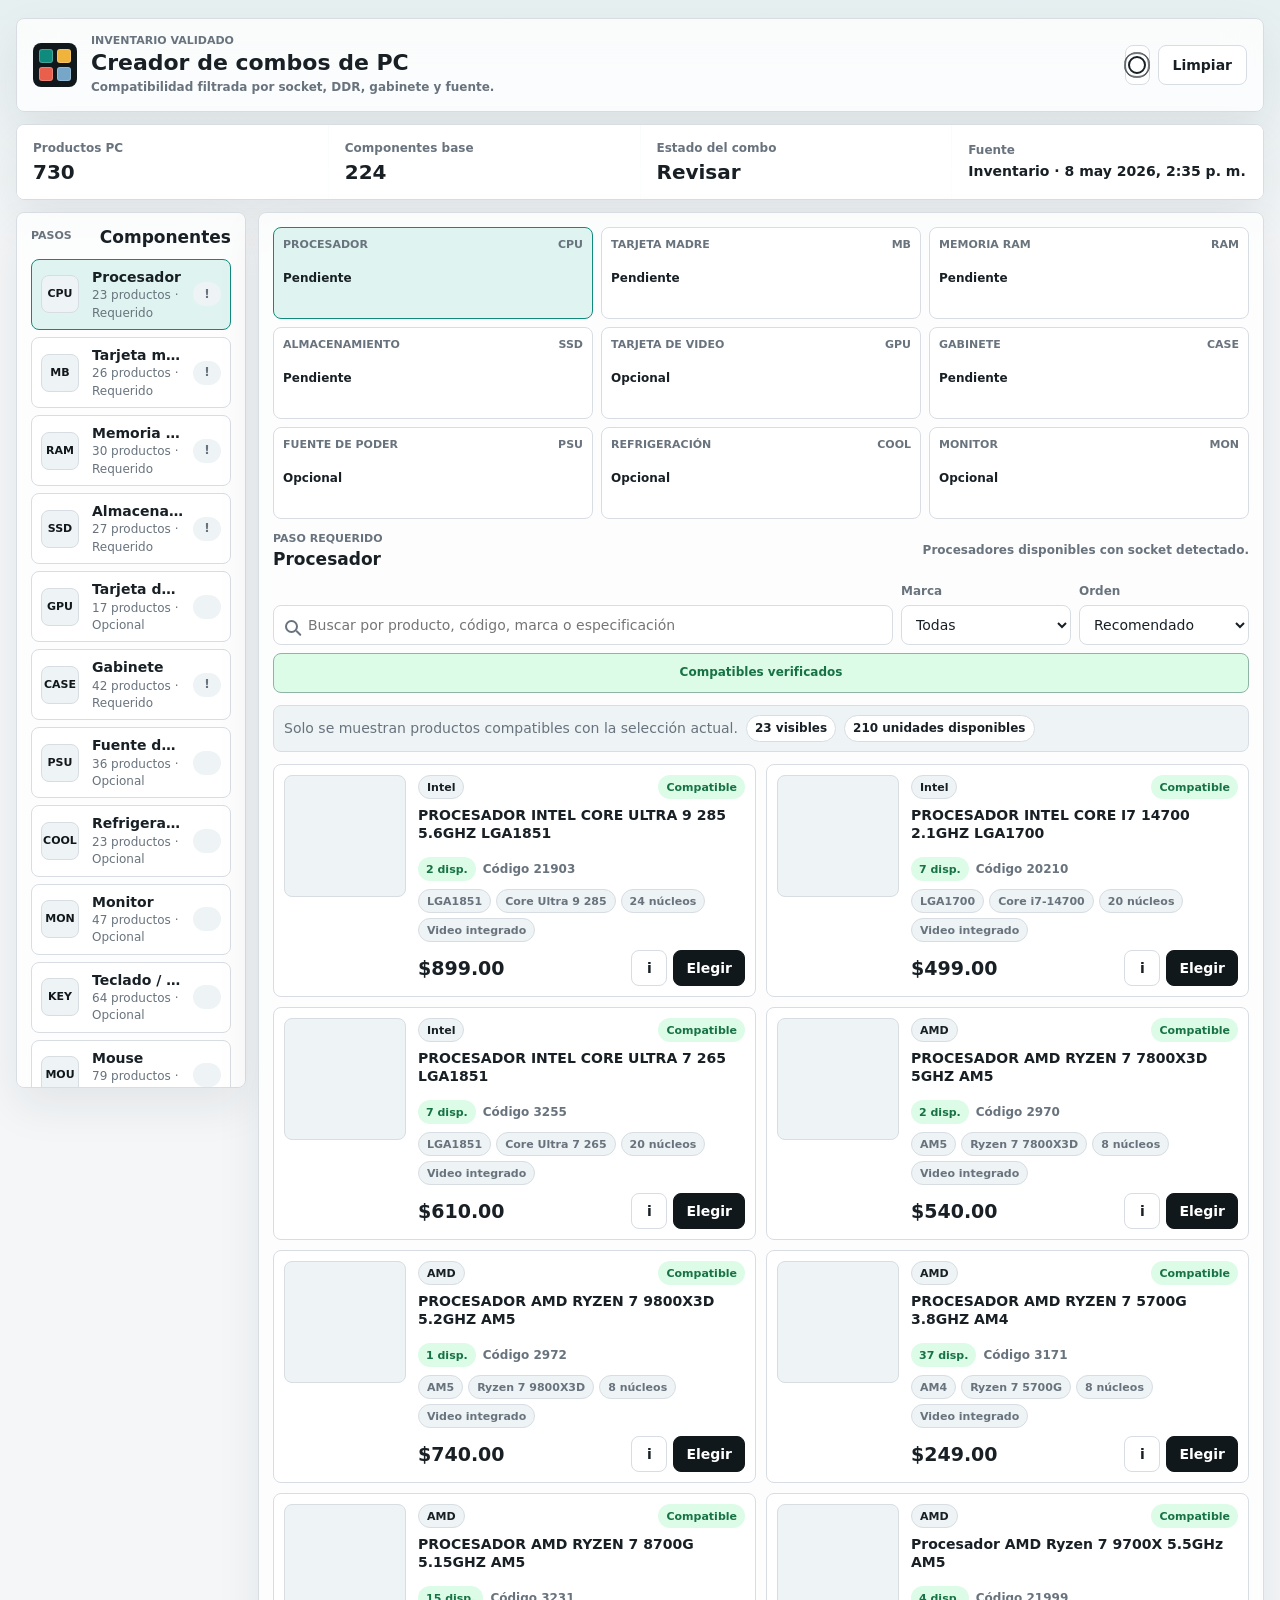
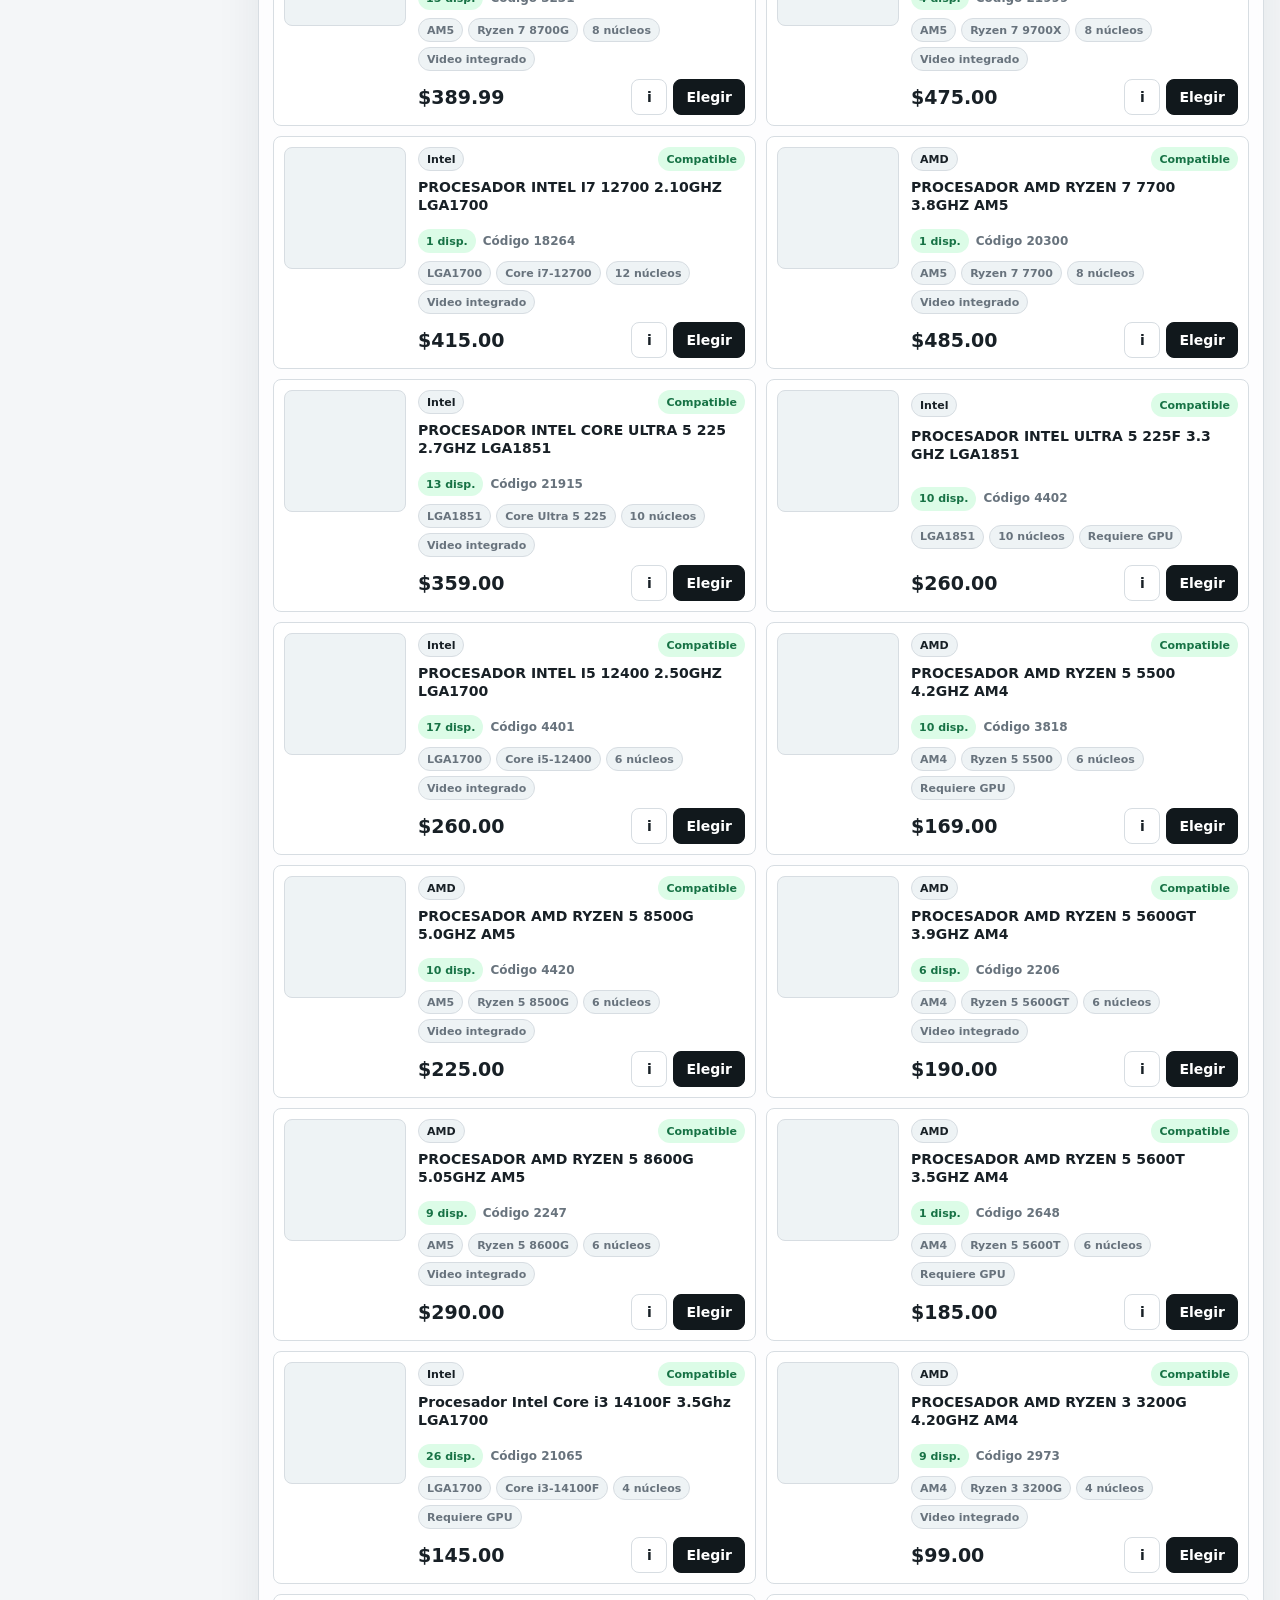
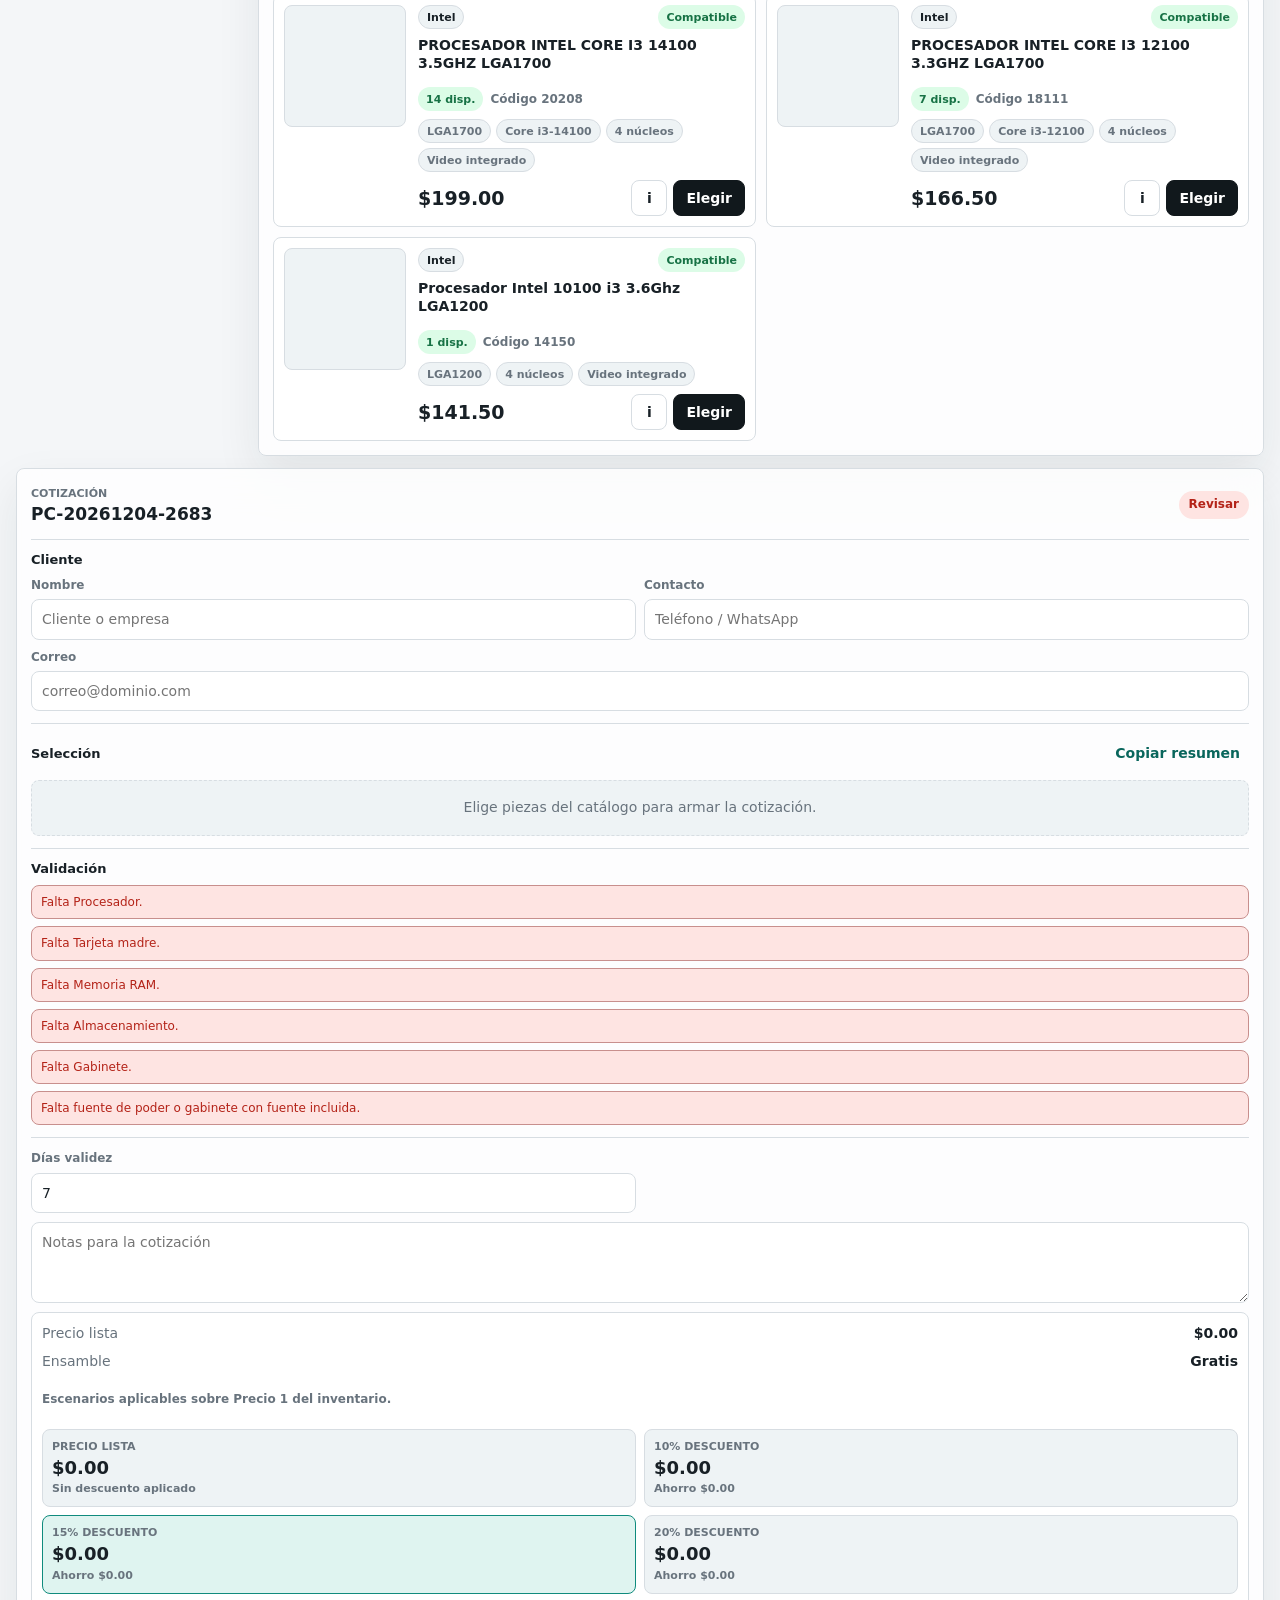
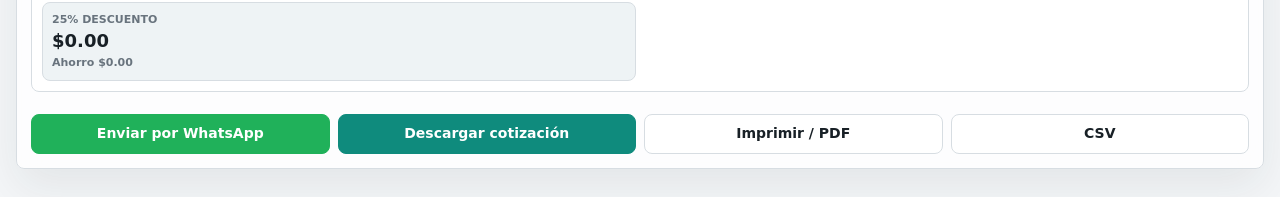
<file: CreadorCombosPC/index.html>
<!doctype html>
<html lang="es">
<head>
  <meta charset="utf-8">
  <meta name="viewport" content="width=device-width, initial-scale=1">
  <title>Creador de Combos PC</title>
  <link rel="stylesheet" href="styles.css">
</head>
<body>
  <div class="app-shell">
    <header class="topbar">
      <div class="brand-lockup">
        <div class="brand-mark" aria-hidden="true">
          <span></span>
          <span></span>
          <span></span>
          <span></span>
        </div>
        <div>
          <p class="eyebrow">Inventario validado</p>
          <h1>Creador de combos de PC</h1>
          <p class="header-subtitle">Compatibilidad filtrada por socket, DDR, gabinete y fuente.</p>
        </div>
      </div>
      <div class="top-actions">
        <button class="icon-button" id="themeToggle" type="button" title="Cambiar tema" aria-label="Cambiar tema">
          <span class="icon-sun" aria-hidden="true"></span>
        </button>
        <button class="utility-button" id="resetBuilder" type="button">Limpiar</button>
      </div>
    </header>

    <section class="command-strip" aria-label="Resumen del inventario">
      <div class="metric">
        <span class="metric-label">Productos PC</span>
        <strong id="catalogCount">0</strong>
      </div>
      <div class="metric">
        <span class="metric-label">Componentes base</span>
        <strong id="coreCount">0</strong>
      </div>
      <div class="metric">
        <span class="metric-label">Estado del combo</span>
        <strong id="buildStatus">Sin iniciar</strong>
      </div>
      <div class="metric metric-wide">
        <span class="metric-label">Fuente</span>
        <strong id="sourceLabel">Inventario actual</strong>
      </div>
    </section>

    <main class="workspace">
      <aside class="left-panel" aria-label="Categorías y presets">
        <div class="panel-heading">
          <p class="eyebrow">Pasos</p>
          <h2>Componentes</h2>
        </div>
        <nav class="category-rail" id="categoryRail" aria-label="Categorías de productos"></nav>

        <section class="preset-panel">
          <div class="panel-heading">
            <p class="eyebrow">Armado rápido</p>
            <h2>Presets</h2>
          </div>
          <div class="preset-list">
            <button type="button" class="preset-button" data-preset="office">
              <span>Oficina completa</span>
              <small>Productividad, video integrado y periféricos</small>
            </button>
            <button type="button" class="preset-button" data-preset="gaming">
              <span>Gaming 1080p</span>
              <small>AM5, RTX, NVMe y monitor rápido</small>
            </button>
            <button type="button" class="preset-button" data-preset="creator">
              <span>Creator / Pro</span>
              <small>CPU alto rendimiento, GPU fuerte y 2TB</small>
            </button>
          </div>
        </section>
      </aside>

      <section class="catalog-panel" aria-label="Catálogo de productos">
        <section class="build-overview" id="buildOverview" aria-label="Resumen visual del armado"></section>

        <div class="catalog-header">
          <div>
            <p class="eyebrow" id="activeCategoryMeta">Catálogo</p>
            <h2 id="activeCategoryTitle">Productos</h2>
          </div>
          <div class="category-progress" id="categoryProgress" aria-live="polite"></div>
        </div>

        <div class="toolbar">
          <label class="search-field">
            <span aria-hidden="true"></span>
            <input id="searchInput" type="search" autocomplete="off" placeholder="Buscar por producto, código, marca o especificación">
          </label>
          <label class="select-field">
            <span>Marca</span>
            <select id="brandFilter"></select>
          </label>
          <label class="select-field">
            <span>Orden</span>
            <select id="sortFilter">
              <option value="recommended">Recomendado</option>
              <option value="priceAsc">Precio menor</option>
              <option value="priceDesc">Precio mayor</option>
              <option value="stockDesc">Más stock</option>
              <option value="nameAsc">Nombre A-Z</option>
            </select>
          </label>
          <div class="locked-compatibility" title="El catálogo oculta automáticamente piezas no compatibles con la selección actual.">
            Compatibles verificados
          </div>
        </div>

        <div class="insight-bar" id="insightBar"></div>
        <div class="product-grid" id="productGrid" aria-live="polite"></div>
      </section>

      <aside class="quote-panel" aria-label="Cotización y validación">
        <div class="quote-header">
          <div>
            <p class="eyebrow">Cotización</p>
            <h2 id="quoteId">PC-0000</h2>
          </div>
          <div class="health-pill" id="healthPill">Pendiente</div>
        </div>

        <section class="quote-section">
          <h3>Cliente</h3>
          <div class="form-grid">
            <label>
              <span>Nombre</span>
              <input id="clientName" type="text" autocomplete="name" placeholder="Cliente o empresa">
            </label>
            <label>
              <span>Contacto</span>
              <input id="clientContact" type="text" autocomplete="tel" placeholder="Teléfono / WhatsApp">
            </label>
          </div>
          <label>
            <span>Correo</span>
            <input id="clientEmail" type="email" autocomplete="email" placeholder="correo@dominio.com">
          </label>
        </section>

        <section class="quote-section">
          <div class="section-row">
            <h3>Selección</h3>
            <button type="button" class="text-button" id="copySummary">Copiar resumen</button>
          </div>
          <div class="selection-list" id="selectionList"></div>
        </section>

        <section class="quote-section">
          <h3>Validación</h3>
          <div class="diagnostic-list" id="diagnosticList"></div>
        </section>

        <section class="quote-section totals-section">
          <div class="pricing-controls client-controls">
            <label>
              <span>Días validez</span>
              <input id="validDays" type="number" min="1" max="30" step="1" value="7">
            </label>
          </div>
          <textarea id="quoteNotes" rows="3" placeholder="Notas para la cotización"></textarea>
          <div class="total-box" id="totalBox"></div>
        </section>

        <div class="quote-actions">
          <button type="button" class="whatsapp-button" id="sendWhatsapp">Enviar por WhatsApp</button>
          <button type="button" class="primary-button" id="downloadQuote">Descargar cotización</button>
          <button type="button" class="secondary-button" id="printQuote">Imprimir / PDF</button>
          <button type="button" class="secondary-button" id="downloadCsv">CSV</button>
        </div>
      </aside>
    </main>
  </div>

  <dialog id="productDialog" class="product-dialog">
    <button class="dialog-close" type="button" id="closeDialog" aria-label="Cerrar">×</button>
    <div id="dialogBody"></div>
  </dialog>

  <script src="products-data.js"></script>
  <script src="app.js"></script>
</body>
</html>
</file>
<file: CreadorCombosPC/styles.css>
:root {
  color-scheme: light;
  --bg: #f4f6f8;
  --surface: #ffffff;
  --surface-2: #eef3f5;
  --surface-3: #e3eaed;
  --text: #182026;
  --muted: #68737d;
  --border: #d7dde2;
  --border-strong: #bac5cc;
  --accent: #0f8b7d;
  --accent-strong: #09665c;
  --accent-soft: #dff4f0;
  --warning: #b7791f;
  --warning-soft: #fff4d8;
  --danger: #b42318;
  --danger-soft: #fee4e2;
  --ok: #177245;
  --ok-soft: #dcfce7;
  --info: #255e9c;
  --info-soft: #dbeafe;
  --ink: #11181c;
  --shadow: 0 18px 45px rgba(24, 32, 38, 0.08);
  --radius: 8px;
  --focus: 0 0 0 3px rgba(15, 139, 125, 0.22);
  font-family: Inter, ui-sans-serif, system-ui, -apple-system, BlinkMacSystemFont, "Segoe UI", sans-serif;
}

body.dark {
  color-scheme: dark;
  --bg: #101416;
  --surface: #171d20;
  --surface-2: #1f282c;
  --surface-3: #263239;
  --text: #eef2f3;
  --muted: #a9b4ba;
  --border: #2d3940;
  --border-strong: #46565f;
  --accent: #36c2ae;
  --accent-strong: #6ee7d8;
  --accent-soft: #133832;
  --warning: #f2b84b;
  --warning-soft: #3d2e10;
  --danger: #ff8a7d;
  --danger-soft: #3c1817;
  --ok: #72d69b;
  --ok-soft: #153422;
  --info: #8fc5ff;
  --info-soft: #172d45;
  --ink: #f7fafb;
  --shadow: 0 18px 45px rgba(0, 0, 0, 0.28);
}

* {
  box-sizing: border-box;
}

html {
  min-width: 320px;
  background: var(--bg);
}

body {
  margin: 0;
  color: var(--text);
  background:
    linear-gradient(180deg, rgba(15, 139, 125, 0.06), transparent 260px),
    var(--bg);
  font-size: 14px;
  line-height: 1.45;
  overflow-x: hidden;
}

button,
input,
select,
textarea {
  font: inherit;
}

button {
  cursor: pointer;
}

button:disabled {
  cursor: not-allowed;
  opacity: 0.58;
}

img {
  display: block;
  max-width: 100%;
}

.app-shell {
  width: min(1780px, calc(100% - 32px));
  margin: 0 auto;
  padding: 18px 0 28px;
}

.topbar,
.command-strip,
.workspace > aside,
.catalog-panel {
  border: 1px solid var(--border);
  background: rgba(255, 255, 255, 0.78);
  box-shadow: var(--shadow);
  backdrop-filter: blur(18px);
}

body.dark .topbar,
body.dark .command-strip,
body.dark .workspace > aside,
body.dark .catalog-panel {
  background: rgba(23, 29, 32, 0.84);
}

.topbar {
  min-height: 76px;
  border-radius: var(--radius);
  display: flex;
  align-items: center;
  justify-content: space-between;
  gap: 16px;
  padding: 14px 16px;
}

.brand-lockup {
  display: flex;
  align-items: center;
  gap: 14px;
  width: 100%;
  min-width: 0;
}

.brand-lockup > div:last-child {
  flex: 1 1 auto;
  min-width: 0;
}

.brand-mark {
  width: 44px;
  height: 44px;
  display: grid;
  grid-template-columns: repeat(2, 1fr);
  gap: 4px;
  padding: 6px;
  border-radius: var(--radius);
  background: var(--ink);
  flex: 0 0 auto;
}

.brand-mark span {
  border: 1px solid rgba(255, 255, 255, 0.22);
  border-radius: 3px;
  background: var(--accent);
}

.brand-mark span:nth-child(2) {
  background: #f0b43c;
}

.brand-mark span:nth-child(3) {
  background: #e85f4c;
}

.brand-mark span:nth-child(4) {
  background: #77a7c8;
}

.eyebrow {
  margin: 0 0 2px;
  color: var(--muted);
  text-transform: uppercase;
  font-size: 11px;
  font-weight: 800;
  letter-spacing: 0;
}

h1,
h2,
h3 {
  margin: 0;
  letter-spacing: 0;
}

h1 {
  font-size: 22px;
  line-height: 1.1;
  overflow-wrap: anywhere;
}

.header-subtitle {
  margin: 4px 0 0;
  color: var(--muted);
  font-size: 12px;
  font-weight: 720;
  white-space: normal;
  overflow-wrap: anywhere;
}

h2 {
  font-size: 17px;
  line-height: 1.2;
}

h3 {
  font-size: 13px;
  line-height: 1.2;
}

.top-actions {
  display: flex;
  align-items: center;
  gap: 8px;
  min-width: 0;
}

.icon-button,
.utility-button,
.primary-button,
.secondary-button,
.whatsapp-button,
.text-button,
.product-action,
.detail-button,
.qty-button,
.dialog-close {
  border-radius: var(--radius);
  border: 1px solid var(--border);
  color: var(--text);
  background: var(--surface);
  transition: border-color 140ms ease, background 140ms ease, transform 140ms ease;
}

.icon-button:hover,
.utility-button:hover,
.secondary-button:hover,
.text-button:hover,
.detail-button:hover,
.qty-button:hover {
  border-color: var(--border-strong);
  background: var(--surface-2);
}

.icon-button:focus-visible,
.utility-button:focus-visible,
.primary-button:focus-visible,
.secondary-button:focus-visible,
.whatsapp-button:focus-visible,
.text-button:focus-visible,
.product-action:focus-visible,
.detail-button:focus-visible,
.qty-button:focus-visible,
input:focus,
select:focus,
textarea:focus,
.category-button:focus-visible,
.preset-button:focus-visible,
.dialog-close:focus-visible {
  outline: none;
  box-shadow: var(--focus);
}

.icon-button {
  width: 40px;
  height: 40px;
  display: grid;
  place-items: center;
  padding: 0;
}

.icon-sun {
  width: 18px;
  height: 18px;
  border: 2px solid currentColor;
  border-radius: 50%;
  position: relative;
}

.icon-sun::before,
.icon-sun::after {
  content: "";
  position: absolute;
  inset: -6px;
  border-top: 2px solid currentColor;
  border-bottom: 2px solid currentColor;
  border-radius: 50%;
  opacity: 0.6;
}

.icon-sun::after {
  transform: rotate(90deg);
}

.utility-button,
.primary-button,
.secondary-button {
  min-height: 40px;
  padding: 0 14px;
  font-weight: 750;
}

.primary-button {
  border-color: var(--accent);
  color: white;
  background: var(--accent);
}

.primary-button:hover {
  border-color: var(--accent-strong);
  background: var(--accent-strong);
}

.secondary-button {
  background: var(--surface);
}

.whatsapp-button {
  min-height: 40px;
  padding: 0 14px;
  border-color: #20b15a;
  color: white;
  background: #20b15a;
  font-weight: 850;
}

.whatsapp-button:hover {
  border-color: #168a44;
  background: #168a44;
}

.text-button {
  padding: 6px 8px;
  color: var(--accent-strong);
  font-weight: 750;
  background: transparent;
  border-color: transparent;
}

.command-strip {
  border-radius: var(--radius);
  display: grid;
  grid-template-columns: repeat(4, minmax(0, 1fr));
  gap: 1px;
  margin-top: 12px;
  overflow: hidden;
}

.metric {
  min-width: 0;
  min-height: 74px;
  padding: 14px 16px;
  background: var(--surface);
  display: flex;
  flex-direction: column;
  justify-content: center;
  gap: 3px;
}

.metric-label {
  color: var(--muted);
  font-size: 12px;
  font-weight: 700;
}

.metric strong {
  display: block;
  font-size: 20px;
  line-height: 1.1;
  overflow-wrap: anywhere;
  word-break: break-word;
}

.metric-wide strong {
  font-size: 14px;
  line-height: 1.35;
}

#sourceLabel {
  max-width: 100%;
  white-space: normal;
  overflow-wrap: anywhere;
  word-break: break-all;
}

.workspace {
  display: grid;
  grid-template-columns: 270px minmax(0, 1fr) 380px;
  gap: 12px;
  align-items: start;
  margin-top: 12px;
}

.left-panel,
.quote-panel,
.catalog-panel {
  border-radius: var(--radius);
}

.left-panel,
.quote-panel {
  position: sticky;
  top: 12px;
  max-height: calc(100vh - 24px);
  overflow: auto;
  padding: 14px;
}

.catalog-panel {
  min-width: 0;
  padding: 14px;
}

.panel-heading,
.catalog-header,
.quote-header,
.section-row {
  display: flex;
  align-items: center;
  justify-content: space-between;
  gap: 12px;
}

.category-rail {
  display: grid;
  gap: 7px;
  margin-top: 12px;
}

.category-button {
  width: 100%;
  min-height: 54px;
  border: 1px solid var(--border);
  border-radius: var(--radius);
  background: var(--surface);
  color: var(--text);
  display: grid;
  grid-template-columns: 42px minmax(0, 1fr) auto;
  align-items: center;
  gap: 9px;
  padding: 7px 9px;
  text-align: left;
}

.category-button:hover,
.category-button.active {
  border-color: var(--accent);
  background: var(--accent-soft);
}

.category-button.complete .category-status {
  background: var(--ok-soft);
  color: var(--ok);
}

.category-icon {
  width: 38px;
  height: 38px;
  border-radius: var(--radius);
  display: grid;
  place-items: center;
  color: var(--ink);
  background: var(--surface-2);
  border: 1px solid var(--border);
  font-size: 11px;
  font-weight: 900;
}

.category-text {
  min-width: 0;
}

.category-title {
  display: block;
  font-weight: 820;
  overflow: hidden;
  white-space: nowrap;
  text-overflow: ellipsis;
}

.category-count {
  display: block;
  color: var(--muted);
  font-size: 12px;
}

.category-status {
  min-width: 28px;
  height: 24px;
  border-radius: 999px;
  display: grid;
  place-items: center;
  color: var(--muted);
  background: var(--surface-2);
  font-size: 12px;
  font-weight: 850;
}

.preset-panel {
  margin-top: 16px;
  padding-top: 14px;
  border-top: 1px solid var(--border);
}

.preset-list {
  display: grid;
  gap: 8px;
  margin-top: 12px;
}

.preset-button {
  min-height: 72px;
  padding: 10px;
  border: 1px solid var(--border);
  border-radius: var(--radius);
  color: var(--text);
  background: var(--surface);
  text-align: left;
}

.preset-button:hover {
  border-color: var(--accent);
  background: var(--accent-soft);
}

.preset-button span,
.preset-button small {
  display: block;
}

.preset-button span {
  font-weight: 850;
}

.preset-button small {
  margin-top: 3px;
  color: var(--muted);
  line-height: 1.3;
}

.catalog-header {
  min-height: 40px;
  margin-bottom: 12px;
}

.build-overview {
  display: grid;
  grid-template-columns: repeat(auto-fit, minmax(158px, 1fr));
  gap: 8px;
  margin-bottom: 12px;
}

.build-slot {
  min-height: 92px;
  border: 1px solid var(--border);
  border-radius: var(--radius);
  background: var(--surface);
  padding: 9px;
  display: grid;
  align-content: space-between;
  gap: 8px;
}

.build-slot.active {
  border-color: var(--accent);
  background: var(--accent-soft);
}

.build-slot.complete {
  border-color: color-mix(in srgb, var(--ok) 44%, var(--border));
}

.build-slot-label {
  display: flex;
  align-items: center;
  justify-content: space-between;
  gap: 8px;
  color: var(--muted);
  font-size: 11px;
  font-weight: 850;
  text-transform: uppercase;
}

.build-slot-value {
  min-height: 38px;
  color: var(--text);
  font-size: 12px;
  font-weight: 820;
  line-height: 1.25;
  overflow-wrap: anywhere;
  overflow: hidden;
}

.category-progress {
  color: var(--muted);
  font-size: 12px;
  font-weight: 750;
  text-align: right;
}

.toolbar {
  display: grid;
  grid-template-columns: minmax(230px, 1fr) minmax(140px, 170px) minmax(140px, 170px);
  gap: 8px;
  align-items: end;
}

.search-field,
.select-field,
.quote-section label {
  display: grid;
  gap: 5px;
}

.search-field {
  position: relative;
}

.search-field > span {
  position: absolute;
  left: 12px;
  bottom: 12px;
  width: 13px;
  height: 13px;
  border: 2px solid var(--muted);
  border-radius: 50%;
  pointer-events: none;
}

.search-field > span::after {
  content: "";
  position: absolute;
  width: 7px;
  height: 2px;
  background: var(--muted);
  right: -6px;
  bottom: -3px;
  transform: rotate(45deg);
  border-radius: 3px;
}

.search-field input {
  padding-left: 34px;
}

.select-field span,
.quote-section label > span {
  color: var(--muted);
  font-size: 12px;
  font-weight: 780;
}

input,
select,
textarea {
  width: 100%;
  min-height: 40px;
  border: 1px solid var(--border);
  border-radius: var(--radius);
  color: var(--text);
  background: var(--surface);
  padding: 9px 10px;
}

textarea {
  resize: vertical;
  min-height: 74px;
}

.toggle-field {
  min-height: 40px;
  display: inline-flex;
  align-items: center;
  justify-content: flex-start;
  gap: 8px;
  color: var(--muted);
  font-size: 12px;
  font-weight: 780;
  padding: 0 10px;
  border: 1px solid var(--border);
  border-radius: var(--radius);
  background: var(--surface);
  white-space: nowrap;
}

.locked-compatibility {
  grid-column: 1 / -1;
  min-height: 40px;
  display: inline-flex;
  align-items: center;
  justify-content: center;
  border: 1px solid color-mix(in srgb, var(--ok) 38%, var(--border));
  border-radius: var(--radius);
  color: var(--ok);
  background: var(--ok-soft);
  padding: 0 12px;
  font-size: 12px;
  font-weight: 850;
  white-space: nowrap;
}

.toggle-field input {
  width: 16px;
  min-height: 16px;
  accent-color: var(--accent);
}

.inline-toggle {
  margin: 8px 0;
}

.insight-bar {
  min-height: 42px;
  margin: 12px 0;
  padding: 9px 10px;
  border: 1px solid var(--border);
  border-radius: var(--radius);
  background: var(--surface-2);
  color: var(--muted);
  display: flex;
  align-items: center;
  gap: 8px;
  flex-wrap: wrap;
}

.insight-token {
  color: var(--text);
  background: var(--surface);
  border: 1px solid var(--border);
  border-radius: 999px;
  padding: 4px 8px;
  font-size: 12px;
  font-weight: 760;
}

.product-grid {
  display: grid;
  grid-template-columns: repeat(auto-fill, minmax(330px, 1fr));
  gap: 10px;
}

.product-card {
  min-height: 184px;
  border: 1px solid var(--border);
  border-radius: var(--radius);
  background: var(--surface);
  display: grid;
  grid-template-columns: 122px minmax(0, 1fr);
  gap: 12px;
  padding: 10px;
  position: relative;
}

.product-card.selected {
  border-color: var(--accent);
  box-shadow: inset 0 0 0 1px var(--accent);
}

.product-card.blocked {
  border-color: color-mix(in srgb, var(--danger) 38%, var(--border));
}

.product-media {
  width: 122px;
  height: 122px;
  border: 1px solid var(--border);
  border-radius: var(--radius);
  background: var(--surface-2);
  display: grid;
  place-items: center;
  overflow: hidden;
  align-self: start;
}

.product-media img {
  width: 100%;
  height: 100%;
  object-fit: contain;
  background: white;
}

body.dark .product-media img {
  background: #f8fafb;
}

.product-media.image-fallback::before {
  content: attr(data-label);
  display: grid;
  place-items: center;
  width: 68px;
  height: 68px;
  border: 1px dashed var(--border-strong);
  border-radius: var(--radius);
  color: var(--muted);
  font-size: 12px;
  font-weight: 900;
}

.product-main {
  min-width: 0;
  display: grid;
  gap: 8px;
}

.product-topline {
  display: flex;
  align-items: center;
  justify-content: space-between;
  gap: 8px;
}

.brand-chip,
.status-chip,
.stock-chip,
.tag {
  border-radius: 999px;
  display: inline-flex;
  align-items: center;
  min-height: 24px;
  padding: 3px 8px;
  font-size: 11px;
  font-weight: 820;
  line-height: 1;
}

.brand-chip {
  color: var(--text);
  background: var(--surface-2);
  border: 1px solid var(--border);
  max-width: 150px;
  overflow: hidden;
  white-space: nowrap;
  text-overflow: ellipsis;
}

.status-chip.ok {
  color: var(--ok);
  background: var(--ok-soft);
}

.status-chip.warn {
  color: var(--warning);
  background: var(--warning-soft);
}

.status-chip.blocked {
  color: var(--danger);
  background: var(--danger-soft);
}

.status-chip.neutral {
  color: var(--info);
  background: var(--info-soft);
}

.product-name {
  min-height: 42px;
  margin: 0;
  font-size: 14px;
  font-weight: 830;
  line-height: 1.25;
  overflow-wrap: anywhere;
}

.product-meta {
  display: flex;
  align-items: center;
  gap: 7px;
  flex-wrap: wrap;
}

.stock-chip {
  color: var(--ok);
  background: var(--ok-soft);
}

.product-code {
  color: var(--muted);
  font-size: 12px;
  font-weight: 740;
}

.tag-list {
  display: flex;
  align-items: center;
  gap: 5px;
  flex-wrap: wrap;
  min-height: 24px;
}

.tag {
  color: var(--muted);
  background: var(--surface-2);
  border: 1px solid var(--border);
}

.product-footer {
  display: flex;
  align-items: center;
  justify-content: space-between;
  gap: 8px;
  margin-top: auto;
}

.price {
  font-size: 19px;
  font-weight: 900;
}

.product-buttons {
  display: flex;
  align-items: center;
  gap: 6px;
}

.product-action {
  min-height: 36px;
  padding: 0 12px;
  color: white;
  background: var(--ink);
  border-color: var(--ink);
  font-weight: 820;
}

.product-action:hover {
  background: var(--accent);
  border-color: var(--accent);
}

.product-card.selected .product-action {
  background: var(--accent);
  border-color: var(--accent);
}

.detail-button,
.qty-button {
  width: 36px;
  height: 36px;
  padding: 0;
  display: grid;
  place-items: center;
  font-weight: 850;
}

.quote-panel {
  padding: 14px;
}

.quote-header {
  min-height: 44px;
  margin-bottom: 12px;
}

.health-pill {
  min-height: 28px;
  border-radius: 999px;
  padding: 5px 10px;
  color: var(--warning);
  background: var(--warning-soft);
  font-size: 12px;
  font-weight: 850;
}

.health-pill.ok {
  color: var(--ok);
  background: var(--ok-soft);
}

.health-pill.bad {
  color: var(--danger);
  background: var(--danger-soft);
}

.quote-section {
  padding: 12px 0;
  border-top: 1px solid var(--border);
  display: grid;
  gap: 9px;
}

.form-grid,
.pricing-controls {
  display: grid;
  grid-template-columns: repeat(2, minmax(0, 1fr));
  gap: 8px;
}

.selection-list,
.diagnostic-list {
  display: grid;
  gap: 7px;
}

.empty-state {
  min-height: 56px;
  border: 1px dashed var(--border);
  border-radius: var(--radius);
  color: var(--muted);
  background: var(--surface-2);
  display: grid;
  place-items: center;
  padding: 12px;
  text-align: center;
}

.selection-item {
  display: grid;
  grid-template-columns: minmax(0, 1fr) auto;
  gap: 8px;
  align-items: center;
  border: 1px solid var(--border);
  border-radius: var(--radius);
  background: var(--surface);
  padding: 8px;
}

.selection-name {
  min-width: 0;
}

.selection-name strong {
  display: block;
  font-size: 12px;
  line-height: 1.25;
  overflow-wrap: anywhere;
}

.selection-name span {
  color: var(--muted);
  font-size: 12px;
}

.selection-controls {
  display: flex;
  align-items: center;
  gap: 5px;
}

.selection-controls output {
  width: 26px;
  text-align: center;
  font-weight: 850;
}

.diagnostic-item {
  border-radius: var(--radius);
  border: 1px solid var(--border);
  padding: 8px 9px;
  font-size: 12px;
  line-height: 1.35;
}

.diagnostic-item.ok {
  border-color: color-mix(in srgb, var(--ok) 36%, var(--border));
  color: var(--ok);
  background: var(--ok-soft);
}

.diagnostic-item.warn {
  border-color: color-mix(in srgb, var(--warning) 42%, var(--border));
  color: var(--warning);
  background: var(--warning-soft);
}

.diagnostic-item.error {
  border-color: color-mix(in srgb, var(--danger) 42%, var(--border));
  color: var(--danger);
  background: var(--danger-soft);
}

.total-box {
  display: grid;
  gap: 6px;
  border: 1px solid var(--border);
  border-radius: var(--radius);
  background: var(--surface);
  padding: 10px;
}

.pricing-summary {
  display: grid;
  gap: 8px;
}

.pricing-note {
  color: var(--muted);
  font-size: 12px;
  font-weight: 720;
}

.discount-grid {
  display: grid;
  grid-template-columns: repeat(2, minmax(0, 1fr));
  gap: 8px;
}

.discount-card {
  border: 1px solid var(--border);
  border-radius: var(--radius);
  background: var(--surface-2);
  padding: 9px;
}

.discount-card.featured {
  border-color: var(--accent);
  background: var(--accent-soft);
}

.discount-card span,
.discount-card small {
  display: block;
}

.discount-card span {
  color: var(--muted);
  font-size: 11px;
  font-weight: 850;
  text-transform: uppercase;
}

.discount-card strong {
  display: block;
  margin-top: 3px;
  font-size: 18px;
  line-height: 1.15;
}

.discount-card small {
  margin-top: 3px;
  color: var(--muted);
  font-size: 11px;
  font-weight: 720;
}

.total-row {
  display: flex;
  align-items: center;
  justify-content: space-between;
  gap: 8px;
  color: var(--muted);
}

.total-row strong {
  color: var(--text);
}

.total-row.final {
  margin-top: 4px;
  padding-top: 8px;
  border-top: 1px solid var(--border);
  color: var(--text);
  font-size: 18px;
  font-weight: 900;
}

.quote-actions {
  display: grid;
  grid-template-columns: 1.2fr 1fr 1fr 72px;
  gap: 8px;
  padding-top: 10px;
}

.product-dialog {
  width: min(860px, calc(100% - 24px));
  border: 1px solid var(--border);
  border-radius: var(--radius);
  color: var(--text);
  background: var(--surface);
  box-shadow: var(--shadow);
  padding: 0;
}

.product-dialog::backdrop {
  background: rgba(7, 11, 13, 0.55);
}

.dialog-close {
  position: absolute;
  top: 10px;
  right: 10px;
  width: 36px;
  height: 36px;
  display: grid;
  place-items: center;
  background: var(--surface);
  font-size: 24px;
  line-height: 1;
  z-index: 2;
}

.dialog-layout {
  display: grid;
  grid-template-columns: 280px minmax(0, 1fr);
  gap: 18px;
  padding: 18px;
}

.dialog-image {
  aspect-ratio: 1 / 1;
  border: 1px solid var(--border);
  border-radius: var(--radius);
  background: var(--surface-2);
  display: grid;
  place-items: center;
  overflow: hidden;
}

.dialog-image img {
  width: 100%;
  height: 100%;
  object-fit: contain;
  background: white;
}

.dialog-copy {
  min-width: 0;
  display: grid;
  align-content: start;
  gap: 12px;
}

.spec-grid {
  display: grid;
  grid-template-columns: repeat(2, minmax(0, 1fr));
  gap: 8px;
}

.spec-cell {
  border: 1px solid var(--border);
  border-radius: var(--radius);
  padding: 8px;
  background: var(--surface-2);
  min-height: 54px;
}

.spec-cell span {
  display: block;
  color: var(--muted);
  font-size: 11px;
  font-weight: 800;
  text-transform: uppercase;
  letter-spacing: 0;
}

.spec-cell strong {
  display: block;
  margin-top: 3px;
  overflow-wrap: anywhere;
}

.toast {
  position: fixed;
  right: 18px;
  bottom: 18px;
  z-index: 20;
  max-width: min(420px, calc(100vw - 36px));
  border: 1px solid var(--border);
  border-radius: var(--radius);
  background: var(--ink);
  color: white;
  padding: 11px 13px;
  box-shadow: var(--shadow);
  font-weight: 760;
}

#smokeResults {
  margin: 20px;
  padding: 12px;
  border: 1px solid var(--border);
  background: var(--surface);
  color: var(--text);
  white-space: pre-wrap;
}

@media (max-width: 1320px) {
  .workspace {
    grid-template-columns: 230px minmax(0, 1fr);
  }

  .build-overview {
    grid-template-columns: repeat(3, minmax(0, 1fr));
  }

  .quote-panel {
    grid-column: 1 / -1;
    position: static;
    max-height: none;
  }

  .quote-actions {
    grid-template-columns: repeat(4, minmax(0, 1fr));
  }
}

@media (max-width: 980px) {
  .command-strip {
    grid-template-columns: repeat(2, minmax(0, 1fr));
  }

  .workspace {
    grid-template-columns: 1fr;
  }

  .left-panel {
    position: static;
    max-height: none;
  }

  .category-rail {
    grid-template-columns: repeat(2, minmax(0, 1fr));
  }

  .toolbar {
    grid-template-columns: 1fr 1fr;
  }

  .search-field {
    grid-column: 1 / -1;
  }

  .locked-compatibility {
    justify-content: flex-start;
  }
}

@media (max-width: 700px) {
  .app-shell {
    width: min(100% - 16px, 1780px);
    padding-top: 8px;
  }

  .topbar {
    align-items: flex-start;
    flex-direction: column;
  }

  .top-actions {
    width: 100%;
    justify-content: flex-start;
    flex-wrap: wrap;
  }

  .header-subtitle {
    display: none;
  }

  .command-strip,
  .category-rail,
  .toolbar,
  .form-grid,
  .pricing-controls,
  .quote-actions,
  .dialog-layout,
  .spec-grid,
  .build-overview,
  .discount-grid {
    grid-template-columns: 1fr;
  }

  .panel-heading,
  .catalog-header,
  .quote-header,
  .section-row {
    align-items: flex-start;
    flex-direction: column;
  }

  .metric {
    min-height: 62px;
  }

  .product-grid {
    grid-template-columns: 1fr;
  }

  .product-card {
    grid-template-columns: 96px minmax(0, 1fr);
  }

  .product-media {
    width: 96px;
    height: 96px;
  }

  .product-footer {
    align-items: flex-start;
    flex-direction: column;
  }

  .product-buttons {
    width: 100%;
  }

  .product-action {
    flex: 1;
  }
}
</file>
